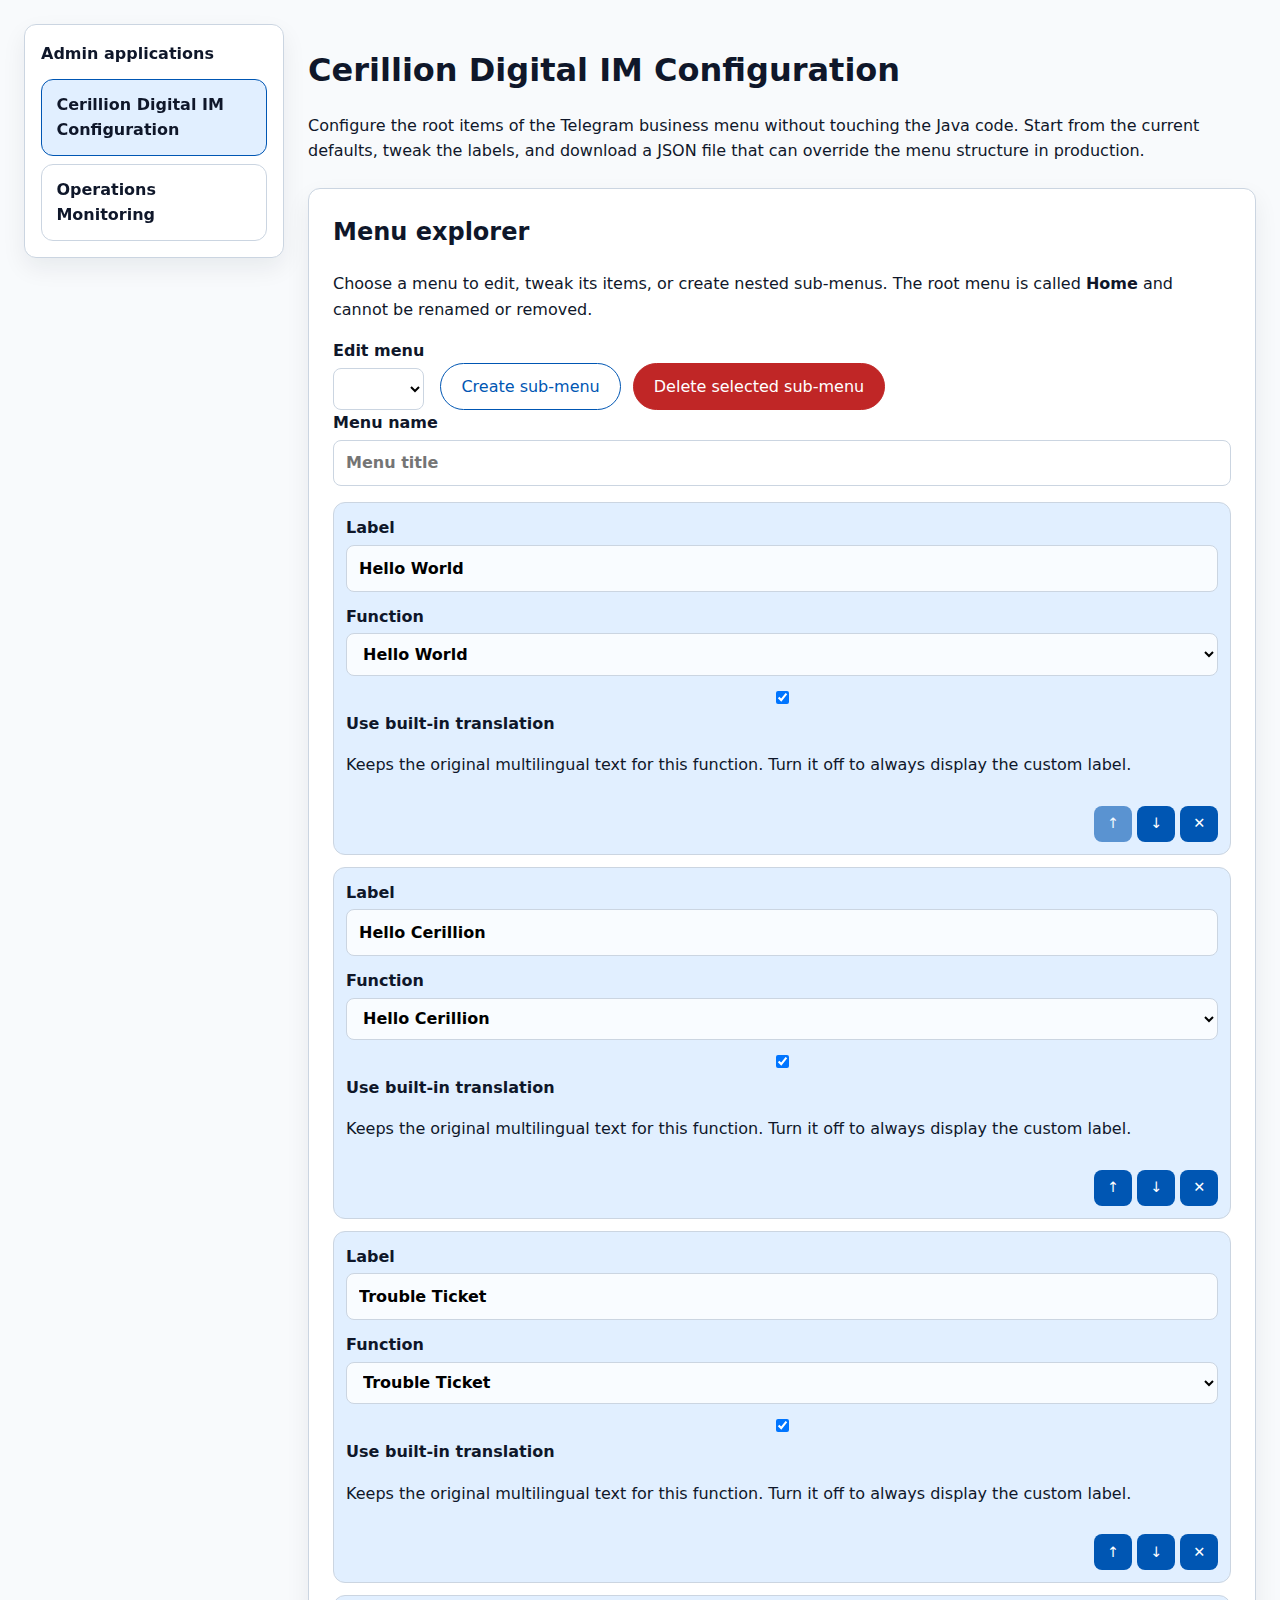
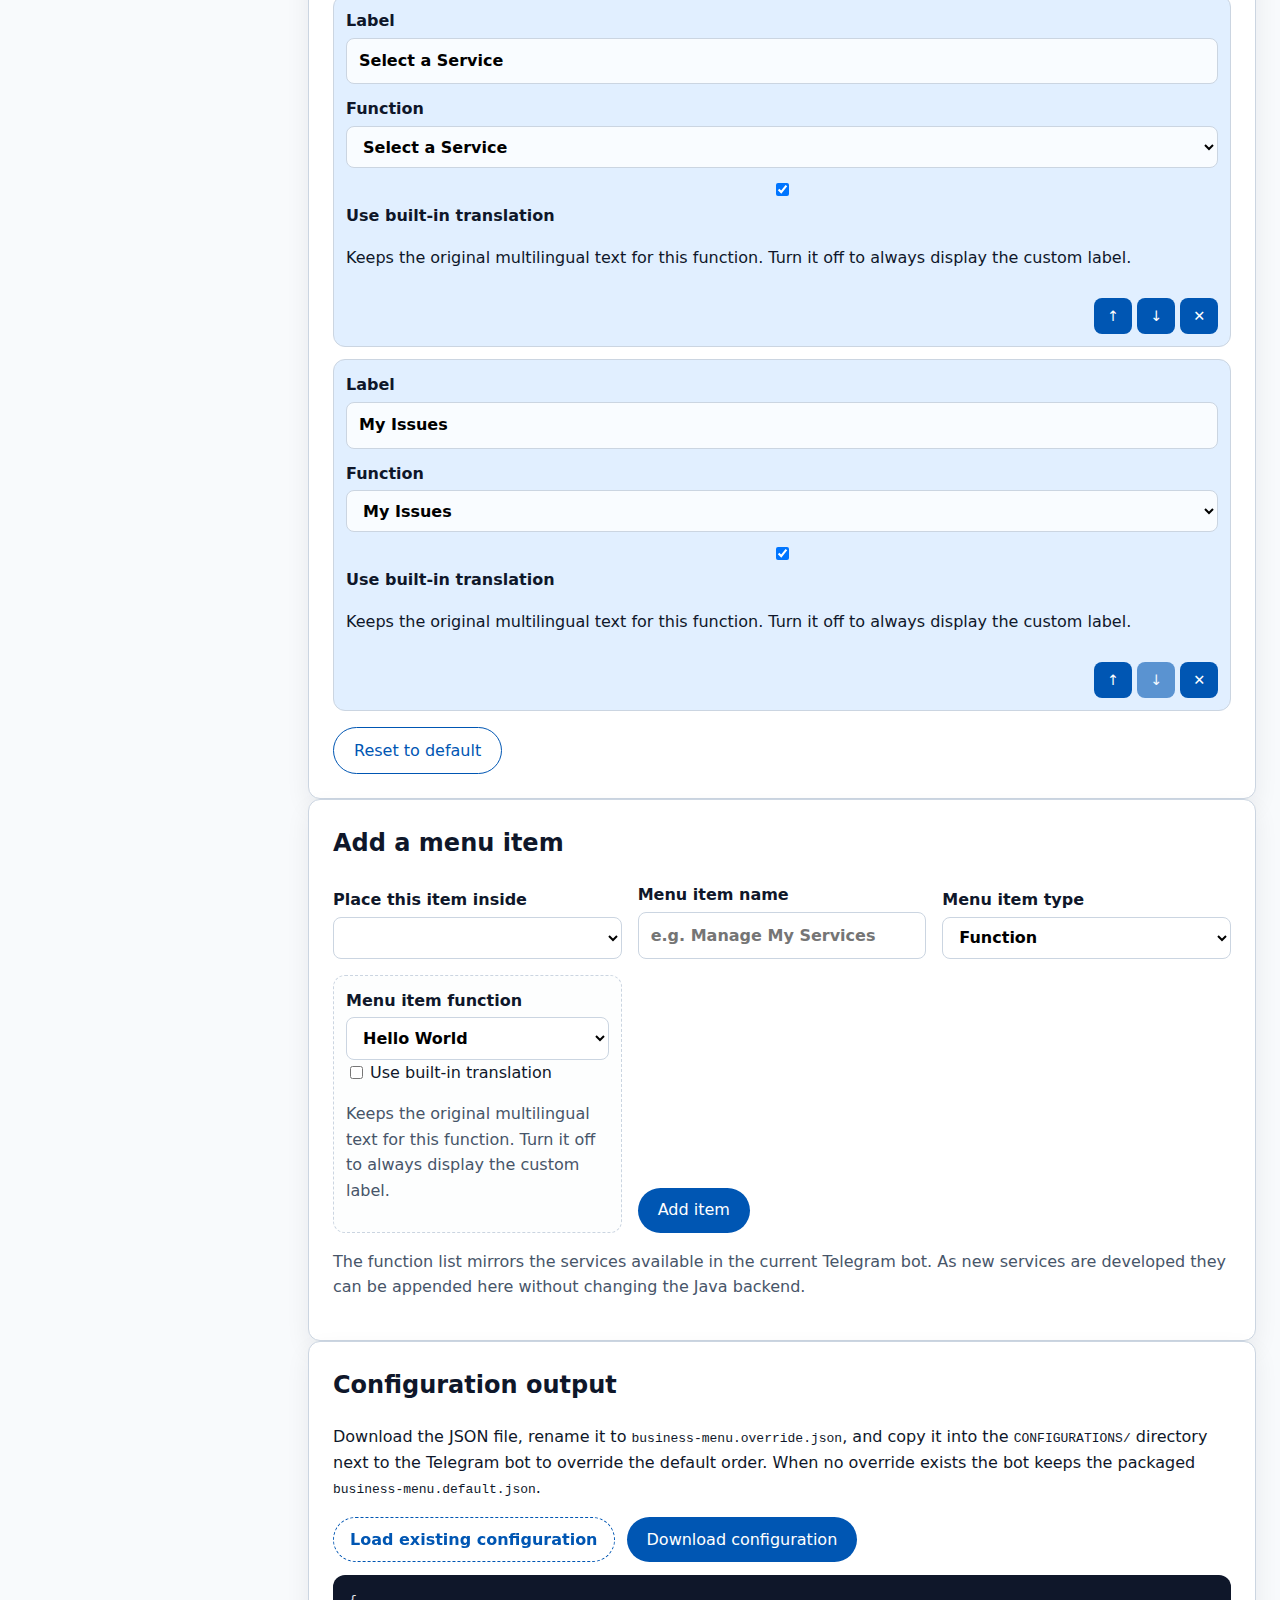
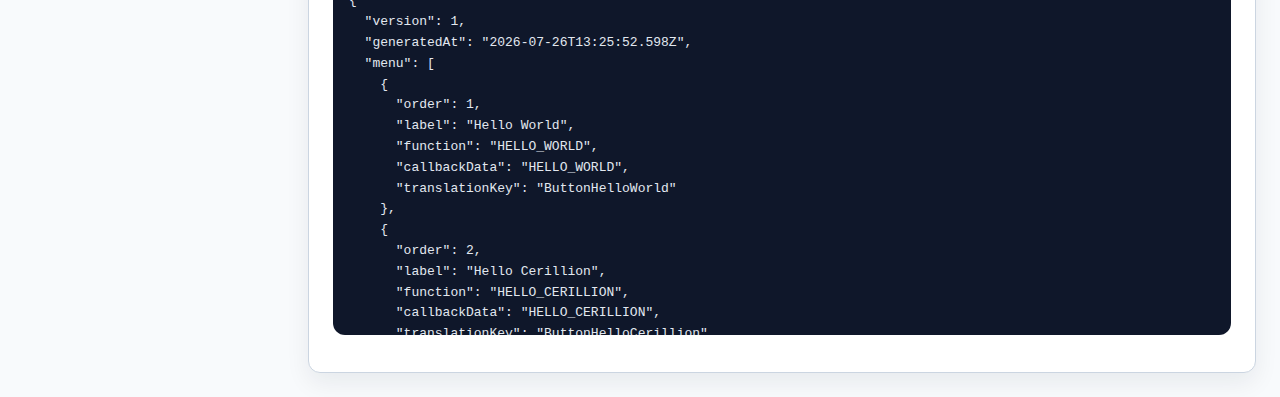
<file: menu-config/index.html>
<!DOCTYPE html>
<html lang="en">
<head>
    <meta charset="UTF-8" />
    <meta name="viewport" content="width=device-width, initial-scale=1.0" />
    <title>Cerillion Digital IM Configuration</title>
    <link rel="stylesheet" href="styles.css" />
</head>
<body>
<div class="app-shell">
    <aside class="sidebar" aria-label="Application navigation">
        <div class="sidebar__title">Admin applications</div>
        <nav class="sidebar__nav">
            <button id="navMenuConfig" class="sidebar__link active" type="button">Cerillion Digital IM Configuration</button>
            <button id="navOperationsMonitoring" class="sidebar__link" type="button">Operations Monitoring</button>
        </nav>
    </aside>

    <div class="content">
        <header>
            <h1>Cerillion Digital IM Configuration</h1>
            <p>
                Configure the root items of the Telegram business menu without touching the Java code. Start from the
                current defaults, tweak the labels, and download a JSON file that can override the menu structure in
                production.
            </p>
        </header>
        <main>
            <section id="menuConfigurationPanel">
                <section class="panel">
                    <h2>Menu explorer</h2>
                    <p>
                        Choose a menu to edit, tweak its items, or create nested sub-menus. The root menu is called
                        <strong>Home</strong> and cannot be renamed or removed.
                    </p>
                    <div class="menu-toolbar">
                        <label>
                            Edit menu
                            <select id="menuSelect"></select>
                        </label>
                        <div class="menu-toolbar-actions">
                            <button id="createMenuButton" type="button" class="secondary">Create sub-menu</button>
                            <button id="deleteMenuButton" type="button" class="danger">Delete selected sub-menu</button>
                        </div>
                    </div>
                    <label>
                        Menu name
                        <input id="menuNameEditor" type="text" placeholder="Menu title" />
                    </label>
                    <div id="menuContainer" class="menu-list" aria-live="polite"></div>
                    <div class="panel-actions">
                        <button id="resetButton" type="button" class="secondary">Reset to default</button>
                    </div>
                </section>

                <section class="panel">
                    <h2>Add a menu item</h2>
                    <form id="addItemForm" autocomplete="off">
                        <label>
                            Place this item inside
                            <select id="parentMenuSelect" required></select>
                        </label>
                        <label>
                            Menu item name
                            <input id="itemLabelInput" name="label" type="text" placeholder="e.g. Manage My Services" required />
                        </label>
                        <label>
                            Menu item type
                            <select id="itemTypeSelect" required>
                                <option value="function">Function</option>
                                <option value="submenu">Sub-menu</option>
                            </select>
                        </label>
                        <div id="functionFields" class="conditional-field">
                            <label>
                                Menu item function
                                <select id="menuFunctionSelect" name="function"></select>
                            </label>
                            <label class="checkbox">
                                <input type="checkbox" id="useTranslationInput" />
                                <span>Use built-in translation</span>
                            </label>
                            <p class="hint">
                                Keeps the original multilingual text for this function. Turn it off to always display the custom label.
                            </p>
                        </div>
                        <div id="submenuFields" class="conditional-field hidden">
                            <label>
                                Target sub-menu
                                <select id="submenuSelect"></select>
                            </label>
                            <button id="inlineCreateSubmenu" type="button" class="secondary">Create new sub-menu</button>
                            <p class="hint">
                                Sub-menus can be nested infinitely. When you delete a sub-menu, all of its child items and menus are removed.
                            </p>
                        </div>
                        <button type="submit">Add item</button>
                    </form>
                    <p class="hint">
                        The function list mirrors the services available in the current Telegram bot. As new services are developed they can
                        be appended here without changing the Java backend.
                    </p>
                </section>

                <section class="panel">
                    <h2>Configuration output</h2>
                    <p>
                        Download the JSON file, rename it to
                        <code>business-menu.override.json</code>, and copy it into the
                        <code>CONFIGURATIONS/</code> directory next to the Telegram bot to
                        override the default order. When no override exists the bot keeps the packaged
                        <code>business-menu.default.json</code>.
                    </p>
                    <div class="panel-actions">
                        <label class="file-input">
                            <span>Load existing configuration</span>
                            <input type="file" id="importInput" accept="application/json" />
                        </label>
                        <button id="downloadButton" type="button">Download configuration</button>
                    </div>
                    <pre id="preview" class="preview" aria-live="polite"></pre>
                </section>
            </section>

            <section id="operationsMonitoringPanel" class="hidden">
                <section class="panel">
                    <h2>Operations Monitoring</h2>
                    <p>
                        Track live chat sessions and sign-in activity in near real time. The lists refresh automatically while preserving the familiar
                        Cerillion Digital IM look and feel.
                    </p>
                    <div class="monitoring-grid">
                        <div class="monitoring-card">
                            <div class="monitoring-card__header">
                                <div>
                                    <h3>Ongoing sessions</h3>
                                    <p class="hint">Live conversations currently in progress.</p>
                                </div>
                                <span class="pill pill--live" aria-label="Live sessions">Live</span>
                            </div>
                            <div class="list-header">
                                <span>Channel</span>
                                <span>Chat ID / Session ID</span>
                                <span>Login status &amp; username</span>
                                <span>Session start date</span>
                                <span>Session start time</span>
                            </div>
                            <div id="liveSessions" class="session-list scrollable-list" aria-live="polite"></div>
                        </div>

                        <div class="monitoring-card">
                            <div class="monitoring-card__header">
                                <div>
                                    <h3>Recent history</h3>
                                    <p class="hint">Completed sessions move here automatically.</p>
                                </div>
                                <span class="pill">History</span>
                            </div>
                            <div class="list-header">
                                <span>Channel</span>
                                <span>Chat ID / Session ID</span>
                                <span>Login status &amp; username</span>
                                <span>Session start date</span>
                                <span>Session start time</span>
                            </div>
                            <div id="sessionHistory" class="session-list scrollable-list" aria-live="polite"></div>
                        </div>
                    </div>
                </section>
            </section>
        </main>
    </div>
</div>
<script src="app.js"></script>
</body>
</html>
</file>
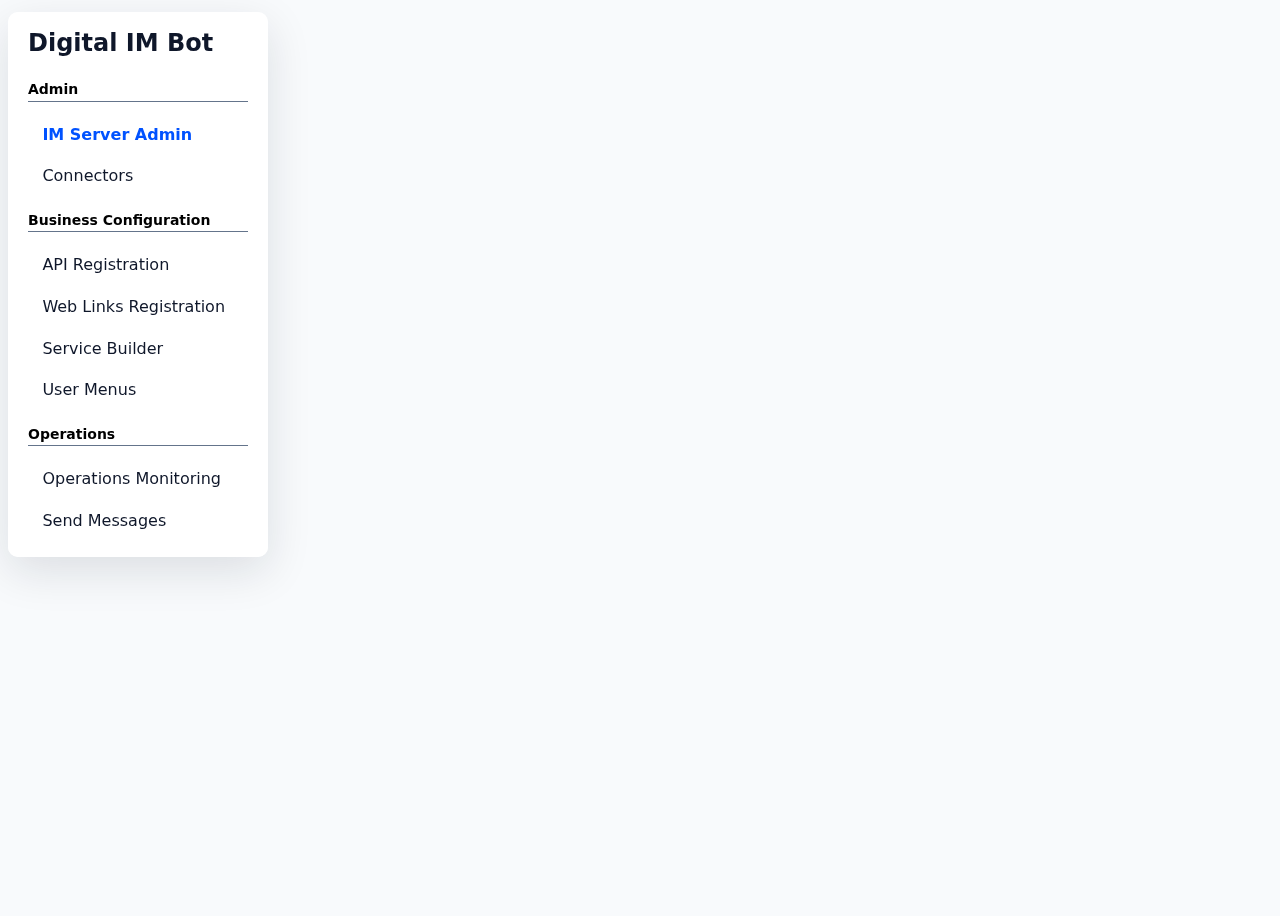
<file: src/main/resources/public/index.html>
<!DOCTYPE html>
<html lang="en">
  <head>
    <meta charset="UTF-8" />
    <meta name="viewport" content="width=device-width, initial-scale=1.0" />
    <!-- <meta name="operations-api-base" content="YOUR_SERVER_PUBLIC_URL" /> -->
    <meta name="operations-api-base" content="http://localhost:8080" />
    <!-- <meta name="admin-api-base" content="YOUR_SERVER_PUBLIC_URL" /> -->
    <title>Cerillion Digital IM</title>
    <link rel="stylesheet" href="styles.css" />
  </head>
  <body>
    <div class="app-shell">
      <aside class="sidebar" aria-label="Application navigation">
        <!-- <img
          src="Cerillion-blue.jpg"
          alt="Cerillion Logo"
          class="sidebar-logo"
        /> -->

        <div class="sidebar-title">Digital IM Bot</div>
        <nav class="sidebar__nav">
          <div class="side-menu-divider">Admin</div>
          <button
            id="navImServerAdmin"
            class="sidebar__link active"
            type="button"
          >
            IM Server Admin
          </button>
          <button id="navConnectors" class="sidebar__link" type="button">
            Connectors
          </button>
          <div class="side-menu-divider">Business Configuration</div>
          <button id="navApiRegistration" class="sidebar__link" type="button">
            API Registration
          </button>
          <button id="navWeblinks" class="sidebar__link" type="button">
            Web Links Registration
          </button>
          <button id="navServiceBuilder" class="sidebar__link" type="button">
            Service Builder
          </button>
          <button id="navMenuConfig" class="sidebar__link" type="button">
            User Menus
          </button>
          <div class="side-menu-divider">Operations</div>
          <button
            id="navOperationsMonitoring"
            class="sidebar__link"
            type="button"
          >
            Operations Monitoring
          </button>
          <button id="navSendMessages" class="sidebar__link" type="button">
            Send Messages
          </button>
        </nav>
      </aside>

      <div class="content">
        <main>
          <section id="apiRegistryPanel" class="content-dashboard content-dashboard--wide hidden hidden">
            <div class="content-dashboard-section content-dashboard-title">
              <div class="content-title">API Registration</div>
               <div class="content-subtitle">Manage API endpoints </div>
               <div class="content-selection">
                  <button id="addApiButton" class="button" type="button">Add API</button>
              </div>
            </div>

            <div class="content-dashboard">
            
              <div id="apiForm" class="content-dashboard-section card hidden">
                          <div class="content-section-title">New API</div>
                
                <form autocomplete="off">
                <div class="two-col-grid">
                  <label>
                    API name
                    <input id="apiNameInput" type="text" required placeholder="API-name" />
                  </label>
                  <label>
                    API URL
                    <input
                      id="apiUrlInput"
                      type="text"
                      required
                      placeholder="API endpoint URL"
                    />
                  </label>
                </div>
                <div class="toolbar toolbar--end">
                  <button id="saveApiButton" type="submit">Save</button>
                  <button id="cancelApiButton" type="button" class="secondary">Cancel</button>
                </div>
                </form>
                

              </div>



              <div class="content-dashboard-section content-dashboard-title">
                <div class="content-section-title">Registered API</div>



                                <p id="apiRegistryStatus" class="hint" aria-live="polite"></p>
                <div id="apiList" class="content-list"></div>
              </div>
              </div>
        

          </section>

          <section id="weblinksPanel" class="content-dashboard content-dashboard--wide hidden hidden">
  
              <div class="content-dashboard-section content-dashboard-title">
                <div class="content-title">Web Links Registration</div>
                <div class="content-subtitle">Manage web links and impersonation</div>
                              <div class="content-selection">
                <button id="addWeblinkButton" type="button" class="button">
                  Add Weblink
                </button>
              </div>
              </div>

              <div id="weblinksAddForm" class="content-dashboard-section card hidden">
                <div class="content-section-title">New Weblink</div>
              <form autocomplete="off">
                <div class="two-col-grid">
                  <label>
                    Web link  name
                    <input
                      id="weblinkNameInput"
                      type="text"
                      placeholder="Web link name"
                      required
                    />
                  </label>
                  <label>
                    Web link URL
                    <input
                      id="weblinkUrlInput"
                      type="text"
                      placeholder="https://weblink.example.com"
                      required
                    />
                  </label>
                                  <label>
                  Context
                  <select id="weblinkContextInput">
                    <option value="noContext">None</option>
                    <option value="account">Account</option>
                    <option value="service">Service</option>
                  </select>
                </label>

                </div>
                                <label class="checkbox">
                  <input id="weblinkAuthInput" type="checkbox" />
                  <span>Authenticated user link</span>
                </label>

                <div class="toolbar toolbar--end">
                  <button id="confirmWeblinkButton" type="submit">Save</button>
                  <button
                    id="cancelWeblinkButton"
                    type="button"
                    class="secondary"
                  >
                    Cancel
                  </button>
                </div>
              </form>

              </div>



              <!-- <p class="hint">
                If <code>weblinks-local.yml</code> is not present, the example
                configuration is loaded instead. Edit entries below or download
                the generated file for deployment.
              </p> -->

<div class="content-dashboard-section content-dashboard-title">
                <div class="content-section-title">Registered Weblinks</div>



                


              <div id="weblinksList" class="content-list"></div>
</div>
              <div class="monitoring-config config-viewer__header">
                <div>
                  <div class="hint">Configuration source</div>
                  <div id="weblinksFileName" class="config-viewer__filename">
                    Loading...
                  </div>
                </div>

                <div id="weblinksStatus" class="content-list"></div>
              </div>



              <!-- <div class="connector-preview">
                <div class="connector-preview__header">
                  <div class="hint">Generated weblinks-local.yml</div>
                </div>
                <pre
                  id="weblinksPreview"
                  class="preview config-preview"
                  aria-live="polite"
                ></pre>
              </div>

              <div class="download-actions">
                <button
                  id="weblinksDownloadButton"
                  type="button"
                  class="secondary"
                >
                  Download weblinks-local.yml
                </button>
              </div> -->
            
          </section>


          <section id="serviceBuilderPanel" class="content-dashboard content-dashboard--wide hidden hidden">
            <div class="content-dashboard-section content-dashboard-title">
              <div class="content-title">Service Builder</div>
              <div class="content-subtitle">Configure services backed by registered APIs </div>
               <div class="content-selection">
                                 <button id="addServiceButton" class="button" type="button">
                  Add Service
                </button>
              </div>

            </div>
            <div class="content-dashboard">
              <div id="serviceForm" class="content-dashboard-section card hidden">

                <div class="content-section-title">New Service</div>
                <form autocomplete="off">
                  <div class="service-form__stack">
                    <div class="service-form__row">
                      <label class="form-field">
                        Service Name
                        <input
                          id="serviceNameInput"
                          type="text"
                          required
                        />
                      </label>
                      <label class="form-field">
                        API Name
                        <select id="serviceApiSelect" required></select>
                      </label>
                      <label class="form-field">
                        Service Type
                        <select id="serviceResponseTemplate">
                          <option value="EXISTING">Existing</option>
                          <option value="JSON">JSON</option>
                          <option value="MESSAGE">Message</option>
                          <option value="CARD">List of Objects</option>
                        </select>
                      </label>
                    </div>

                    <div class="service-form__context">
                      <div class="service-context-row">
                        <label class="form-field">
                          Account Context
                          <input
                            id="serviceAccountContextField"
                            type="text"
                          />
                        </label>
                        <p class="hint">Adds <code>field=value</code> with the selected account when present.</p>
                      </div>
                      <div class="service-context-row">
                        <label class="form-field">
                          Service Context
                          <input
                            id="serviceServiceContextField"
                            type="text"
                          />
                        </label>
                        <p class="hint">Adds <code>field=value</code> with the selected service when present.</p>
                      </div>
                      <div class="service-context-row">
                        <label class="form-field">
                          Object Context
                          <input
                            id="serviceObjectContextField"
                            type="text"
                          />
                        </label>
                        <p class="hint">Adds <code>field=value</code> with the selected object (from outputs) when present.</p>
                      </div>
                    </div>

                    <div class="service-form__field">
                      <label for="serviceQueryParamsInput">Query Parameters</label>
                      <textarea
                        id="serviceQueryParamsInput"
                        class="service-query-textarea"
                        rows="5"
                      ></textarea>
                    </div>

                    <div class="service-form__outputs">
                      <div class="service-form__outputs-header">
                        <div>Output field / Label</div>
                        <button id="addOutputFieldButton" class="secondary" type="button">Add field</button>
                      </div>
                      <div id="outputFieldsContainer" class="output-fields"></div>
                      <div class="service-form__outputs-footer">
                        <button id="addOutputFieldButtonSecondary" class="secondary" type="button">
                          Add another output
                        </button>
                      </div>
                      <p class="hint">
                        Mark one output as <strong>Object Context</strong> to reuse its value later. Output values are
                        still combined for query parameters when calling your APIs.
                      </p>
                    </div>
                  </div>
                  <div class="toolbar toolbar--end">
                    <button id="saveServiceButton" type="submit">Save changes</button>
                    <button id="cancelServiceButton" class="secondary" type="button">
                      Cancel
                    </button>
                  </div>
                </form>
              </div>

              <div class="content-dashboard-section content-dashboard-title">
                <div class="content-section-title">Registered Services</div>
                <p id="serviceBuilderStatus" class="hint" aria-live="polite"></p>
                <div id="serviceList" class="content-list"></div>
              </div>
            </div>
          </section>

          <section id="menuConfigurationPanel" class="content-dashboard content-dashboard--wide hidden hidden">
            
            <div class="content-dashboard-section content-dashboard-title">
              <div class="content-title">User Menus</div>
              <div class="content-subtitle">Configure user menus and associate menu items to Service Functions</div>
              <div class="content-selection">
                <select id="menuTypeSelect">
                  <option value="login">Login Menu Config</option>
                  <option value="business">Business Menu Config</option>
                </select>
              </div>
            </div>
            

              <div class="menu-toolbar">
                <label>
                  Edit menu
                  <select id="menuSelect"></select>
                </label>
                <div class="menu-toolbar-actions">
                  <button id="createMenuButton" type="button" class="secondary">
                    Create sub-menu
                  </button>
                  <button id="deleteMenuButton" type="button" class="danger">
                    Delete selected sub-menu
                  </button>
                </div>
              </div>
              <label>
                Menu name
                <input
                  id="menuNameEditor"
                  type="text"
                  placeholder="Menu title"
                />
              </label>
              <div
                id="menuContainer"
                class="menu-list"
                aria-live="polite"
              ></div>
              <div class="panel-actions">
                <button id="resetButton" type="button" class="secondary">
                  Reset to default
                </button>
              </div>
            

            <section class="panel">
              <h2>Add a menu item</h2>
              <form id="addItemForm" autocomplete="off">
                <label>
                  Place this item inside
                  <select id="parentMenuSelect" required></select>
                </label>
                <label>
                  Menu item name
                  <input
                    id="itemLabelInput"
                    name="label"
                    type="text"
                    placeholder="e.g. Manage My Services"
                    required
                  />
                </label>
                <label>
                  Menu item type
                  <select id="itemTypeSelect" required>
                    <option value="function">Function</option>
                    <option value="function-menu">
                      Menu item with function
                    </option>
                    <option value="submenu">Sub-menu</option>
                    <option value="weblink">Web link</option>
                  </select>
                </label>
                <div id="functionFields" class="conditional-field">
                  <label>
                    Menu item function
                    <select id="menuFunctionSelect" name="function"></select>
                  </label>
                  <label class="checkbox">
                    <input type="checkbox" id="useTranslationInput" checked />
                    <span>Use built-in translation</span>
                  </label>
                  <p class="hint">
                    Keeps the original multilingual text for this function. Turn
                    it off to always display the custom label.
                  </p>
                </div>
                <div id="submenuFields" class="conditional-field hidden">
                  <label>
                    Target sub-menu
                    <select id="submenuSelect"></select>
                  </label>
                  <button
                    id="inlineCreateSubmenu"
                    type="button"
                    class="secondary"
                  >
                    Create new sub-menu
                  </button>
                  <p class="hint">
                    Sub-menus can be nested infinitely. When you delete a
                    sub-menu, all of its child items and menus are removed.
                  </p>
                </div>
                <div id="weblinkFields" class="conditional-field hidden">
                  <label>
                    Web link
                    <select id="menuWeblinkSelect"></select>
                  </label>
                  <p class="hint">
                    Opens the configured URL on the user's device. Authenticated
                    links append the current <code>exchangeId</code> when
                    available.
                  </p>
                </div>
                <button type="submit">Add item</button>
              </form>
              <p class="hint">
                The function list mirrors the services available in the current
                Telegram bot. As new services are developed they can be appended
                here without changing the Java backend.
              </p>
            </section>

            <section class="panel">
              <h2>Configuration output</h2>
              <p>
                Download the JSON file, rename it to
                <code>IM-menus.override.json</code>, and copy it into the
                <code>CONFIGURATIONS/</code> directory next to the Telegram bot
                to override the default order. When no override exists the bot
                keeps the packaged <code>IM-menus.default.json</code>.
              </p>
              <div class="panel-actions">
                <label class="file-input">
                  <span>Load existing configuration</span>
                  <input
                    type="file"
                    id="importInput"
                    accept="application/json"
                  />
                </label>
                <button id="downloadButton" class="secondary" type="button">
                  Download configuration
                </button>
              </div>
              <pre id="preview" class="preview" aria-live="polite"></pre>
            </section>
          </section>

          
            <section id="operationsMonitoringPanel" class="content-dashboard content-dashboard--wide hidden hidden">
 
              <div class="content-dashboard-section content-dashboard-title">
                <div class="content-title">Operations Monitoring</div>
                <div class="content-subtitle">Track live chat sessions</div>
              </div>




              <div class="content-form">
                <div class="monitoring-card">
                  <div class="monitoring-card__header">
                    <div>
                      <h3>Ongoing sessions</h3>
                    </div>
                    <span class="pill pill--live" aria-label="Live sessions"
                      >Live</span
                    >
                  </div>

                  <div
                    id="liveSessions"
                    class="session-list scrollable-list"
                    aria-live="polite"
                  ></div>
                </div>

                <div class="monitoring-card">
                  <div class="monitoring-card__header">
                    <div>
                      <h3>History</h3>
                    </div>
                    <span class="pill">History</span>
                  </div>

                  <div
                    id="sessionHistory"
                    class="session-list scrollable-list"
                    aria-live="polite"
                  ></div>
                </div>
              </div>
            </section>
          

          
          <section
            id="sendMessagesPanel"
            class="content-dashboard content-dashboard--wide hidden">

            <div class="content-dashboard-section content-dashboard-title">
          
            <div class="content-title">Send Messages</div>
            <div class="content-subtitle">
              Deliver notifications to opted-in users.<br>
              Users must grant consent from their chat session before any
              outbound message is sent.
            </div>
            </div>
            <!-- <div class="monitoring-config">
                <label>
                  Notifications API base URL
                  <input
                    id="notificationApiBase"
                    type="text"
                    value="YOUR_SERVER_PUBLIC_URL"
                    readonly
                  />
                </label>
                <p class="hint">
                  Populated from the <code>public-base-url</code> application
                  property. Copy this value when hosting the UI separately so
                  the <code>/notifications</code> endpoint can be reached.
                </p>
              </div> -->
              <div class="content-dashboard-section">
            <div class="content-form" id="sendMessageForm">
              <div class="content-section-title">Notification Form</div>
              <form id="sendMessageForm" class="" autocomplete="off">
                <div class="content-form-selection">
                  <div class="content-form-field">
                    <span class="content-form-label">Channel</span>
                    <select
                      id="notificationChannel"
                      class="content-form-input"
                      required
                    >
                      <option value="telegram">Telegram</option>
                      <option value="whatsapp">WhatsApp</option>
                    </select>
                  </div>

                  <div class="content-form-field">
                    <span class="content-form-label"
                      >Chat ID / Phone Number</span
                    >
                    <input
                      id="notificationChatId"
                      type="text"
                      class="content-form-input"
                      placeholder="e.g. 123456789"
                      required
                    />
                  </div>
                </div>

                <div class="content-form-field content-form-message">
                  <span class="content-form-label">Message</span>
                  <textarea
                    id="notificationMessage"
                    class="content-form-input content-form-textarea"
                    placeholder="Type the notification to send"
                    required
                  ></textarea>
                </div>
                </div>

                <div class="panel-actions">
                  <button type="submit">Send notification</button>
                </div>
              </form>

              <div
                id="notificationResult"
                class="notification-result hidden"
                aria-live="polite"
              ></div>
            </div>
          </section>

          <section id="connectorsPanel" class="content-dashboard content-dashboard--wide hidden hidden">
            <div class="content-dashboard-section content-dashboard-title">
              <div class="content-title">Connectors</div>
              <div class="content-subtitle">
                Manage channel availability flags and individual connector settings.
              </div>
              <div
                class="tabs"
                role="tablist"
                aria-label="Connector configuration"
              >
                <button
                  class="tab active"
                  data-connectors-tab="general"
                  type="button"
                >
                  General
                </button>
                <button
                  class="tab"
                  data-connectors-tab="telegram"
                  type="button"
                >
                  Telegram
                </button>
                <button
                  class="tab"
                  data-connectors-tab="whatsapp"
                  type="button"
                >
                  WhatsApp
                </button>
                <button
                  class="tab"
                  data-connectors-tab="messenger"
                  type="button"
                >
                  Messenger
                </button>
              </div>
            </div>

            <div
              class="connector-tab connector-tab--active content-dashboard-section"
              data-connectors-tab-panel="general"
            >
              <div class="content-section-title">General Connector Settings</div>
              <div class="monitoring-config config-viewer__header">
                <div>
                  <div class="hint">Configuration source</div>
                  <div
                    id="connectorsFileName"
                    class="config-viewer__filename"
                  >
                    Loading...
                  </div>
                </div>
                <div class="panel-actions">
                  <button
                    id="connectorsReloadButton"
                    type="button"
                    class="secondary"
                  >
                    Reload from file
                  </button>
                </div>
                <div id="connectorsStatus" class="hint"></div>
              </div>
              <p class="hint">
                Use the switches to enable or disable each messaging channel.
                Changes are reflected below and can be downloaded as
                <code>connectors-local.yml</code>.
              </p>
              <div class="switch-grid">
                <div class="switch-tile">
                  <div class="switch-text">
                    <div class="switch-label">Telegram</div>
                    <div class="switch-subtitle">
                      Toggle the Telegram connector availability.
                    </div>
                  </div>
                  <label class="switch">
                    <input type="checkbox" id="telegramConnectorToggle" />
                    <span class="switch-slider" aria-hidden="true"></span>
                    <span class="switch-value">On</span>
                  </label>
                </div>
                <div class="switch-tile">
                  <div class="switch-text">
                    <div class="switch-label">WhatsApp</div>
                    <div class="switch-subtitle">
                      Toggle the WhatsApp connector availability.
                    </div>
                  </div>
                  <label class="switch">
                    <input type="checkbox" id="whatsappConnectorToggle" />
                    <span class="switch-slider" aria-hidden="true"></span>
                    <span class="switch-value">On</span>
                  </label>
                </div>
                <div class="switch-tile">
                  <div class="switch-text">
                    <div class="switch-label">Messenger</div>
                    <div class="switch-subtitle">
                      Toggle the Messenger connector availability.
                    </div>
                  </div>
                  <label class="switch">
                    <input type="checkbox" id="messengerConnectorToggle" />
                    <span class="switch-slider" aria-hidden="true"></span>
                    <span class="switch-value">On</span>
                  </label>
                </div>
              </div>
              <div class="config-editor">
                <div id="connectorsConfigTree" class="config-tree"></div>
              </div>
              <div class="connector-preview">
                <div class="connector-preview__header">
                  <div class="hint">Generated connectors-local.yml</div>
                </div>
                <pre
                  id="connectorsPreview"
                  class="preview config-preview"
                  aria-live="polite"
                ></pre>
              </div>
              <div class="download-actions">
                <button
                  id="connectorsDownloadButton"
                  type="button"
                  class="secondary"
                >
                  Download connectors-local.yml
                </button>
              </div>
            </div>

            <div class="connector-tab content-dashboard-section" data-connectors-tab-panel="telegram">
              <div class="content-section-title">Telegram Configuration Settings</div>
              <div class="connector-tab__header">
                <div>
                  <div class="switch-label">Telegram configuration</div>
                  <div id="telegramConfigStatus" class="hint"></div>
                </div>
                <div class="panel-actions">
                  <button
                    id="telegramReloadButton"
                    type="button"
                    class="secondary"
                  >
                    Reload from file
                  </button>
                </div>
              </div>
              <div
                id="telegramDisabledMessage"
                class="empty-state hidden"
                aria-live="polite"
              >
                Telegram is disabled in your configuration.
              </div>
              <div class="config-editor">
                <div
                  id="telegramConfigTree"
                  class="config-tree"
                  aria-label="telegram-local.yml editor"
                ></div>
              </div>
              <div class="connector-preview">
                <div class="connector-preview__header">
                  <div class="hint">Generated telegram-local.yml</div>
                </div>
                <pre
                  id="telegramPreview"
                  class="preview config-preview"
                  aria-live="polite"
                ></pre>
              </div>
              <div class="download-actions">
                <button
                  id="telegramDownloadButton"
                  type="button"
                  class="secondary"
                >
                  Download telegram-local.yml
                </button>
              </div>
            </div>

            <div class="connector-tab content-dashboard-section" data-connectors-tab-panel="whatsapp">
              <div class="content-section-title">WhatsApp Configuration Settings</div>
              <div class="connector-tab__header">
                <div>
                  <div class="switch-label">WhatsApp configuration</div>
                  <div id="whatsappConfigStatus" class="hint"></div>
                </div>
                <div class="panel-actions">
                  <button
                    id="whatsappReloadButton"
                    type="button"
                    class="secondary"
                  >
                    Reload from file
                  </button>
                </div>
              </div>
              <div
                id="whatsappDisabledMessage"
                class="empty-state hidden"
                aria-live="polite"
              >
                WhatsApp is disabled in your configuration.
              </div>
              <div class="config-editor">
                <div
                  id="whatsappConfigTree"
                  class="config-tree"
                  aria-label="whatsapp-local.yml editor"
                ></div>
              </div>
              <div class="connector-preview">
                <div class="connector-preview__header">
                  <div class="hint">Generated whatsapp-local.yml</div>
                </div>
                <pre
                  id="whatsappPreview"
                  class="preview config-preview"
                  aria-live="polite"
                ></pre>
              </div>
              <div class="download-actions">
                <button
                  id="whatsappDownloadButton"
                  type="button"
                  class="secondary"
                >
                  Download whatsapp-local.yml
                </button>
              </div>
            </div>

            <div class="connector-tab content-dashboard-section" data-connectors-tab-panel="messenger">
              <div class="content-section-title">Messenger Configuration Settings</div>
              <div class="connector-tab__header">
                <div>
                  <div class="switch-label">Messenger configuration</div>
                  <div id="messengerConfigStatus" class="hint"></div>
                </div>
                <div class="panel-actions">
                  <button
                    id="messengerReloadButton"
                    type="button"
                    class="secondary"
                  >
                    Reload from file
                  </button>
                </div>
              </div>
              <div
                id="messengerDisabledMessage"
                class="empty-state hidden"
                aria-live="polite"
              >
                Messenger is disabled in your configuration.
              </div>
              <div class="config-editor">
                <div
                  id="messengerConfigTree"
                  class="config-tree"
                  aria-label="messenger-local.yml editor"
                ></div>
              </div>
              <div class="connector-preview">
                <div class="connector-preview__header">
                  <div class="hint">Generated messenger-local.yml</div>
                </div>
                <pre
                  id="messengerPreview"
                  class="preview config-preview"
                  aria-live="polite"
                ></pre>
              </div>
              <div class="download-actions">
                <button
                  id="messengerDownloadButton"
                  type="button"
                  class="secondary"
                >
                  Download messenger-local.yml
                </button>
              </div>
            </div>
          </section>

          <section id="imServerAdminPanel" class="content-dashboard content-dashboard--wide hidden hidden">
            <div class="content-dashboard-section content-dashboard-title">
              <div class="content-title">IM Server Admin</div>
              <div class="content-subtitle">
                Review the active configuration that drives the Cerillion Digital IM Server.
              </div>
            </div>
            <div class="content-dashboard-section">
              <div class="content-section-title">Configuration Settings</div>
              <div class="monitoring-config config-viewer__header">
                <div>
                  <div class="hint">Configuration source</div>
                  <div id="configFileName" class="config-viewer__filename">
                    Loading...
                  </div>
                </div>
                <div class="panel-actions">
                  <button
                    id="refreshConfigButton"
                    type="button"
                    class="secondary"
                  >
                    Reload configuration
                  </button>
                </div>
              </div>
              <div id="configStatus" class="hint"></div>
              <p class="hint">
                Values are editable for review purposes only. Future updates
                will allow saving the file back to the server.
              </p>
              <div class="config-editor">
                <div
                  id="configEmptyState"
                  class="config-empty hidden"
                  aria-live="polite"
                >
                  Configuration entries are not available.
                </div>
                <div
                  id="configTree"
                  class="config-tree"
                  aria-live="polite"
                ></div>
              </div>
              <details class="config-raw">
                <summary>Show raw configuration</summary>
                <pre
                  id="imConfigContent"
                  class="preview config-preview"
                  aria-live="polite"
                ></pre>
              </details>
            </div>
          </section>
        </main>
      </div>
    </div>
    <button id="saveOverlayButton" class="floating-save hidden" type="button">Publish</button>
    <script src="app.js"></script>
  </body>
</html>
</file>
<file: menu-config/styles.css>
:root {
    color-scheme: light dark;
    --accent: #0056b3;
    --accent-light: #e1efff;
    --border: #cbd5e1;
    --bg: #f8fafc;
}

* {
    box-sizing: border-box;
}

body {
    font-family: "Inter", system-ui, -apple-system, BlinkMacSystemFont, "Segoe UI", sans-serif;
    margin: 0;
    min-height: 100vh;
    background: var(--bg);
    color: #0f172a;
    line-height: 1.6;
    padding: 1.5rem;
}

.app-shell {
    display: grid;
    grid-template-columns: 260px 1fr;
    gap: 1.5rem;
    align-items: start;
}

.sidebar {
    background: #fff;
    border: 1px solid var(--border);
    border-radius: 12px;
    padding: 1rem;
    box-shadow: 0 10px 25px rgba(15, 23, 42, 0.07);
    position: sticky;
    top: 1.5rem;
}

.sidebar__title {
    font-weight: 700;
    margin-bottom: 0.75rem;
}

.sidebar__nav {
    display: flex;
    flex-direction: column;
    gap: 0.5rem;
}

.sidebar__link {
    text-align: left;
    width: 100%;
    background: #fff;
    color: #0f172a;
    border: 1px solid var(--border);
    border-radius: 0.75rem;
    padding: 0.75rem 0.9rem;
    font-weight: 600;
    transition: border-color 0.15s ease, box-shadow 0.15s ease, transform 0.15s ease;
}

.sidebar__link:hover {
    transform: translateY(-1px);
    border-color: var(--accent);
    box-shadow: 0 8px 20px rgba(0, 86, 179, 0.12);
}

.sidebar__link.active {
    background: var(--accent-light);
    border-color: var(--accent);
    color: #0f172a;
}

.content {
    max-width: 1366px;
}

header {
    margin: 0 0 1.5rem;
}

h1 {
    margin-bottom: 0.5rem;
}

main {
    display: flex;
    flex-direction: column;
    gap: 1.5rem;
}

.panel {
    background: #fff;
    border-radius: 12px;
    padding: 1.5rem;
    box-shadow: 0 10px 25px rgba(15, 23, 42, 0.07);
    border: 1px solid var(--border);
}

.panel h2 {
    margin-top: 0;
}

.panel-actions {
    display: flex;
    flex-wrap: wrap;
    gap: 0.75rem;
    margin-top: 1rem;
}

.menu-toolbar {
    display: flex;
    flex-wrap: wrap;
    gap: 1rem;
    align-items: flex-end;
}

.menu-toolbar-actions {
    display: flex;
    gap: 0.75rem;
}

label {
    display: flex;
    flex-direction: column;
    font-weight: 600;
    gap: 0.25rem;
}

input[type="text"],
select,
button {
    font: inherit;
}

input[type="text"],
select {
    padding: 0.6rem 0.75rem;
    border: 1px solid var(--border);
    border-radius: 0.5rem;
    background: #fff;
}

button {
    background: var(--accent);
    color: #fff;
    padding: 0.6rem 1.25rem;
    border: none;
    border-radius: 999px;
    cursor: pointer;
    transition: transform 0.15s ease, box-shadow 0.15s ease;
}

button.secondary {
    background: #fff;
    color: var(--accent);
    border: 1px solid var(--accent);
}

button.danger {
    background: #c02626;
    border: 1px solid #c02626;
}

button:hover {
    transform: translateY(-1px);
    box-shadow: 0 8px 20px rgba(0, 86, 179, 0.2);
}

button:disabled {
    opacity: 0.6;
    cursor: not-allowed;
    box-shadow: none;
    transform: none;
}

.pill {
    display: inline-flex;
    align-items: center;
    gap: 0.35rem;
    padding: 0.35rem 0.7rem;
    border-radius: 999px;
    background: var(--accent-light);
    color: #0f172a;
    font-weight: 700;
    border: 1px solid var(--border);
}

.pill::before {
    content: "";
    width: 10px;
    height: 10px;
    border-radius: 50%;
    background: #0f172a;
}

.pill--live {
    border-color: #16a34a;
    background: #ecfdf3;
}

.pill--live::before {
    background: #16a34a;
}

#addItemForm {
    display: grid;
    grid-template-columns: repeat(auto-fit, minmax(220px, 1fr));
    gap: 1rem;
    align-items: end;
}

#addItemForm button[type="submit"] {
    justify-self: start;
}

.checkbox {
    flex-direction: row;
    align-items: center;
    font-weight: 500;
}

.hint {
    margin-top: 1rem;
    color: #475569;
}

.conditional-field {
    border: 1px dashed var(--border);
    border-radius: 0.75rem;
    padding: 0.75rem;
    background: #fdfefe;
}

.hidden {
    display: none;
}

.menu-list {
    display: flex;
    flex-direction: column;
    gap: 0.75rem;
    margin-top: 1rem;
}

.menu-item {
    display: flex;
    flex-direction: column;
    gap: 0.75rem;
    padding: 0.75rem;
    border-radius: 0.75rem;
    border: 1px solid var(--border);
    background: var(--accent-light);
}

.menu-item-fields {
    display: grid;
    grid-template-columns: repeat(auto-fit, minmax(220px, 1fr));
    gap: 0.75rem;
}

.menu-item-type {
    align-self: flex-start;
}

.menu-item-details {
    grid-column: 1 / -1;
    display: flex;
    flex-direction: column;
    gap: 0.5rem;
}

.menu-item-details .checkbox {
    margin-top: 0.25rem;
}

.menu-item input[type="text"],
.menu-item select {
    width: 100%;
    background: rgba(255, 255, 255, 0.8);
}

.menu-item-actions {
    display: flex;
    gap: 0.35rem;
    flex-wrap: wrap;
    justify-content: flex-end;
}

.menu-item-actions button {
    padding: 0.4rem 0.8rem;
    border-radius: 0.5rem;
    font-size: 0.9rem;
}

.preview {
    background: #0f172a;
    color: #e2e8f0;
    padding: 1rem;
    border-radius: 0.75rem;
    overflow: auto;
    max-height: 360px;
}

.file-input {
    position: relative;
    overflow: hidden;
    display: inline-flex;
    align-items: center;
    gap: 0.5rem;
    padding: 0.55rem 1rem;
    border-radius: 999px;
    border: 1px dashed var(--accent);
    cursor: pointer;
    color: var(--accent);
}

.file-input input {
    position: absolute;
    inset: 0;
    opacity: 0;
    cursor: pointer;
}

.panel--wide {
    max-width: 1366px;
}

.monitoring-vertical {
    display: flex;
    flex-direction: column;
    gap: 1rem;
}

.monitoring-config {
    padding: 1rem;
    border: 1px solid #e2e8f0;
    border-radius: 8px;
    background: #f8fafc;
    margin: 1rem 0;
}

.monitoring-config input[type="text"] {
    margin-top: 0.25rem;
}

.send-message-form {
    display: grid;
    grid-template-columns: repeat(auto-fit, minmax(240px, 1fr));
    gap: 1rem;
    align-items: end;
}

.send-message-form textarea {
    grid-column: 1 / -1;
}

.notification-result {
    margin-top: 1rem;
    padding: 0.9rem 1rem;
    border-radius: 12px;
    border: 1px solid var(--border);
    background: #f8fafc;
    font-weight: 600;
}

.notification-result.success {
    background: #ecfdf3;
    border-color: #16a34a;
    color: #166534;
}

.notification-result.error {
    background: #fef2f2;
    border-color: #ef4444;
    color: #991b1b;
}

.notification-result.info {
    background: #eff6ff;
    border-color: #3b82f6;
    color: #1d4ed8;
}

.monitoring-card {
    border: 1px solid var(--border);
    border-radius: 12px;
    background: #fff;
    box-shadow: 0 8px 20px rgba(15, 23, 42, 0.05);
    padding: 1rem;
    display: flex;
    flex-direction: column;
    gap: 0.75rem;
}

.monitoring-card__header {
    display: flex;
    align-items: center;
    justify-content: space-between;
}

.list-header,
.session-row {
    display: grid;
    grid-template-columns: 1.1fr 1.6fr 1.6fr 1.1fr 1.05fr 1.05fr;
    gap: 0.5rem;
    align-items: center;
}

.list-header {
    font-weight: 700;
    color: #475569;
    padding: 0.25rem 0.5rem;
}

.session-list {
    display: flex;
    flex-direction: column;
    gap: 0.5rem;
}

.scrollable-list {
    max-height: 360px;
    overflow-y: auto;
    padding-right: 0.25rem;
}

.session-row {
    background: var(--accent-light);
    border: 1px solid var(--border);
    border-radius: 0.75rem;
    padding: 0.5rem 0.75rem;
}

.session-row__meta {
    display: inline-flex;
    align-items: center;
    gap: 0.4rem;
}

.session-row__token {
    display: inline-flex;
    flex-wrap: wrap;
    align-items: center;
    gap: 0.4rem;
}

.token-pill {
    padding: 0.2rem 0.6rem;
    border-radius: 999px;
    font-weight: 700;
    border: 1px solid var(--border);
    background: #fff;
}

.token-pill.valid {
    background: #ecfdf3;
    border-color: #16a34a;
    color: #14532d;
}

.token-pill.expired {
    background: #fff7ed;
    border-color: #f97316;
    color: #7c2d12;
}

.token-pill.invalid {
    background: #fef2f2;
    border-color: #ef4444;
    color: #7f1d1d;
}

.token-pill.none {
    background: #e2e8f0;
    border-color: #cbd5e1;
    color: #0f172a;
}

.optin-pill {
    display: inline-flex;
    align-items: center;
    padding: 0.25rem 0.6rem;
    border-radius: 999px;
    font-weight: 700;
    border: 1px solid var(--border);
}

.optin-pill--yes {
    background: #ecfdf3;
    color: #166534;
    border-color: #16a34a;
}

.optin-pill--no {
    background: #fef2f2;
    color: #b91c1c;
    border-color: #ef4444;
}

.token-link {
    font-size: 0.9rem;
}

.session-row__user {
    color: #0f172a;
    font-weight: 600;
}

.status-dot {
    width: 10px;
    height: 10px;
    border-radius: 50%;
    display: inline-block;
}

.status-dot.online {
    background: #16a34a;
}

.status-dot.offline {
    background: #c02626;
}

.empty-state {
    padding: 1rem;
    color: #475569;
}

.error-state {
    color: #b91c1c;
}

@media (max-width: 900px) {
    .app-shell {
        grid-template-columns: 1fr;
    }

    .sidebar {
        position: static;
    }

    .list-header,
    .session-row {
        grid-template-columns: repeat(auto-fit, minmax(140px, 1fr));
    }
}

@media (max-width: 720px) {
    body {
        padding: 1rem;
    }

    .menu-item {
        padding: 1rem;
    }

    .menu-item-actions {
        justify-content: flex-start;
    }
}
</file>
<file: src/main/resources/public/styles.css>
:root {
    color-scheme: light dark;
    --accent: #0052ff;
    --accent-light: #e1efff;
    --border: #cbd5e1;
    --bg: #f8fafc;

    --shadow-soft: 0 14px 45px rgba(15, 23, 42, 0.12);
    --radius-xl: 28px;
    --radius-lg: 10px;
    --radius-md: 10px;
    --radius-pill: 10px;
    --gap-lg: 24px;
    --gap-md: 16px;
    --gap-sm: 8px;
    --font-family-sans: system-ui, -apple-system, BlinkMacSystemFont,
        "Segoe UI", "Roboto", "Helvetica Neue", Arial, sans-serif,
        "Segoe UI", sans-serif;
}

* {
    box-sizing: border-box;
}

html {
    /* Always reserve space for the vertical scrollbar so layout doesn't shift */
    overflow-y: scroll;
    scrollbar-gutter: stable;
    /* nice-to-have in modern browsers */
}


html,
body {
    margin: 0;
    padding: 0;
    min-height: 100vh;
}

body {
    font-family: "Inter", system-ui, -apple-system, BlinkMacSystemFont, "Segoe UI", sans-serif;
    margin: 0;
    min-height: 100vh;
    background: var(--bg);
    color: #0f172a;
    line-height: 1.6;
    padding: 8px;

}

.app-shell {
    min-height: 100vh;
    /* max-width: 1320px; */
    margin: 0 auto;
    /* padding: 24px; */
    display: flex;
    align-items: flex-start;
    /* better for sidebar + content */
    gap: 12px;
    /* space between sidebar and content */
}

@media (max-width: 900px) {
    .app-shell {
        flex-direction: column;
        padding: 16px;
    }
}

.sidebar {
    background: rgba(255, 255, 255, 0.96);
    backdrop-filter: blur(12px);
    border-radius: var(--radius-md);
    box-shadow: var(--shadow-soft);
    display: flex;
    flex-direction: column;

    margin-left: 0px;
    /* make it behave like the old 260px grid column */
    flex: 0 0 260px;
    max-width: 280px;
    position: sticky;
    top: 12px;
    /* distance from the top while scrolling */
    padding: 0px 20px 20px;
}

.sidebar-logo {
    width: 100%;
    height: auto;
    padding: 8px;
    border-radius: var(--radius-xl);

}




.sidebar-title {
    font-size: 24px;
    font-weight: 700;
    margin-top: 12px;
    margin-bottom: 8px
}

.side-menu-divider {
    font-size: 14px;
    font-weight: 600;
    color: #000;
    margin-top: 8px;
    margin-bottom: 8px;

    border-bottom: #64748b;
    border-bottom-style: solid;
    border-bottom-width: 0.5px;
}

.sidebar__nav {
    display: flex;
    flex-direction: column;
    gap: 0.5rem;
}

.sidebar__link {
    text-align: left;
    width: 100%;
    background: #fff;
    color: #0f172a;

    border-radius: 0.75rem;
    padding: 0.25rem 0.9rem;
    font-weight: 400;
    transition: border-color 0.15s ease, box-shadow 0.15s ease, transform 0.15s ease;
}

.sidebar__link:hover {
    transform: translateY(-1px);
    border-color: var(--accent);
    box-shadow: 0 8px 20px rgba(0, 86, 179, 0.12);
    color: var(--accent);
    background: var(--accent-light);
    font-weight: 600;
}

.sidebar__link.active {

    border-color: var(--accent);
    color: var(--accent);
    font-weight: 600;
}

.content {
    max-width: 1366px;
    justify-content: center;
    width: 100%;
}

.content-title {
    font-size: 24px;
    font-weight: 700;
}


.content-section-title {
    font-size: 20px;
    font-weight: 700;
        margin-bottom: 16px;
}

.content-subtitle {
    font-size: 16px;
    color: #6e6e6e;
    ;
}

.content-selection{
    display: flex;
    flex-direction: row;
    padding: 16px 0px;
}

.content-dashboard {
    display: flex;
    flex-direction: column;
    gap: 16px;
    max-width: 1366px;
}

.content-dashboard-section {
    background: #fff;
    border-radius: 12px;
    padding: 1.5rem;
    box-shadow: 0 10px 25px rgba(15, 23, 42, 0.07);
    border: 1px solid var(--border);
    display: flex;
    flex-direction: column;
}

.content-dashboard-title {
    position: sticky;
    top: 12px;
    z-index: 10;
}


.content-dashboard h2 {
    margin-top: 0;
}

.content-dashboard-actions {
    display: flex;
    flex-wrap: wrap;
    gap: 0.75rem;
    margin-top: 1rem;
}

.content-dashboard-actions--end {
    margin-left: auto;
}

.content-dashboard-heading {
    display: flex;
    align-items: flex-start;
    justify-content: space-between;
    gap: 1rem;
    flex-wrap: wrap;
}


.content-form {
    /* background: #fff;
    border-radius: 12px;
    padding: 16px;
    box-shadow: 0 10px 25px rgba(15, 23, 42, 0.07);
    border: 1px solid var(--border); */
    display: flex;
    flex-direction: column;
    gap: 16px;
}

.content-form-selection {
    display: flex;
    flex-direction: row;
    gap: 16px
}

.content-form-messages {
    display: flex;
    flex-direction: column;
    gap: 16px;
}

.content-form-input {
    width: 250px;
}

.input-fields {
    width: 100%;
}

.content-form-field {
    display: flex;
    flex-direction: column;
    gap: 8px;
}

/* Consistent label styling */
.content-form-label {
    font-weight: 600;
    color: #0f172a;
    font-size: 0.95rem;
}

/* Make message box visually harmonized with other inputs */
.content-form-textarea {
    resize: vertical;
    min-height: 60px;
    padding: 0.6rem 0.75rem;
    border: 1px solid var(--border);
    border-radius: 0.5rem;
    background: #fff;
    font: inherit;
    line-height: 1.5;
    width: 100%;
}







header {
    margin: 0 0 1.5rem;
}

h1 {
    margin-bottom: 0.5rem;
}

main {
    display: flex;
    flex-direction: column;
    gap: 1.5rem;
}

.panel {
    background: #fff;
    border-radius: 12px;
    padding: 1.5rem;
    box-shadow: 0 10px 25px rgba(15, 23, 42, 0.07);
    border: 1px solid var(--border);
}

.panel h2 {
    margin-top: 0;
}

.panel-actions {
    display: flex;
    flex-wrap: wrap;
    gap: 0.75rem;
    margin-top: 1rem;
}

.panel-actions--end {
    margin-left: auto;
}

.panel-heading {
    display: flex;
    align-items: flex-start;
    justify-content: space-between;
    gap: 1rem;
    flex-wrap: wrap;
}

.download-float {
    margin-left: auto;
}

.two-col-grid {
    display: grid;
    grid-template-columns: repeat(auto-fit, minmax(240px, 1fr));
    gap: 0.75rem 1rem;
    align-items: end;
}

.tabs {
    display: flex;
    gap: 0.5rem;
    margin: 1rem 0;
    flex-wrap: wrap;
}

.tab {
    background: #fff;
    border: 1px solid var(--border);
    border-radius: 0.75rem;
    padding: 0.55rem 1rem;
    font-weight: 700;
    color: #0f172a;
}

.tab.active {
    background: var(--accent-light);
    border-color: var(--accent);
    color: #0f172a;
}

.switch-grid {
    display: grid;
    grid-template-columns: repeat(auto-fit, minmax(260px, 1fr));
    gap: 1rem;
}

.switch-tile {
    display: flex;
    align-items: center;
    justify-content: space-between;
    gap: 1rem;
    padding: 0.9rem 1rem;
    border: 1px solid var(--border);
    border-radius: 0.9rem;
    background: #fff;
    box-shadow: 0 6px 16px rgba(0, 0, 0, 0.05);
}

.switch-text {
    display: flex;
    flex-direction: column;
    gap: 0.15rem;
}

.switch-label {
    font-weight: 700;
}

.switch-subtitle {
    color: #475569;
    font-size: 0.95rem;
}

.switch {
    position: relative;
    display: inline-flex;
    align-items: center;
    gap: 0.5rem;
    cursor: pointer;
    user-select: none;
}

.switch input {
    position: absolute;
    opacity: 0;
    width: 0;
    height: 0;
}

.switch-slider {
    width: 48px;
    height: 28px;
    background: var(--border);
    border-radius: 999px;
    position: relative;
    transition: background 0.15s ease;
}

.switch-slider::after {
    content: "";
    position: absolute;
    width: 20px;
    height: 20px;
    top: 4px;
    left: 4px;
    background: #fff;
    border-radius: 50%;
    box-shadow: 0 3px 8px rgba(0, 0, 0, 0.2);
    transition: transform 0.15s ease;
}

.switch input:checked+.switch-slider {
    background: var(--accent);
}

.switch input:checked+.switch-slider::after {
    transform: translateX(20px);
}

.switch-value {
    font-weight: 700;
    min-width: 44px;
    text-align: right;
}

.menu-toolbar {
    display: flex;
    flex-wrap: wrap;
    gap: 1rem;
    align-items: flex-end;
}

.menu-toolbar-actions {
    display: flex;
    gap: 0.75rem;
}

label {
    display: flex;
    flex-direction: column;
    font-weight: 600;
    gap: 8px;
}

input[type="text"],
select,
button {
    font: inherit;
}

input[type="text"],
select {
    padding: 8px 16px;
    border: 1px solid var(--border);
    border-radius: 0.5rem;
    background: #fff;
}

button {
    background: var(--accent);
    color: #fff;
    padding: 0.6rem 1.25rem;
    border: none;
    border-radius: 999px;
    cursor: pointer;
    transition: transform 0.15s ease, box-shadow 0.15s ease;
}

button.secondary {
    background: #fff;
    color: var(--accent);
    border: 1px solid var(--accent);
}

button.danger {
    background: #c02626;
    border: 1px solid #c02626;
}

button:hover {
    transform: translateY(-1px);
    box-shadow: 0 8px 20px rgba(0, 86, 179, 0.2);
}

button:disabled {
    opacity: 0.6;
    cursor: not-allowed;
    box-shadow: none;
    transform: none;
}

.pill {
    display: inline-flex;
    align-items: center;
    gap: 0.35rem;
    padding: 0.35rem 0.7rem;
    border-radius: 999px;
    background: var(--accent-light);
    color: #0f172a;
    font-weight: 700;
    border: 1px solid var(--border);
}

.pill::before {
    content: "";
    width: 10px;
    height: 10px;
    border-radius: 50%;
    background: #0f172a;
}

.pill--live {
    border-color: #16a34a;
    background: #ecfdf3;
}

.pill--live::before {
    background: #16a34a;
}

#addItemForm {
    display: grid;
    grid-template-columns: repeat(auto-fit, minmax(220px, 1fr));
    gap: 1rem;
    align-items: end;
}

#addItemForm button[type="submit"] {
    justify-self: start;
}

.checkbox {
    flex-direction: row;
    align-items: center;
    font-weight: 500;

}

.hint {
    margin-top: 1rem;
    color: #475569;
}

.conditional-field {
    border: 1px dashed var(--border);
    border-radius: 0.75rem;
    padding: 0.75rem;
    background: #fdfefe;
}

.hidden {
    display: none;
}

.menu-list {
    display: flex;
    flex-direction: column;
    gap: 0.75rem;
    margin-top: 1rem;
}

.menu-item {
    display: flex;
    flex-direction: column;
    gap: 0.75rem;
    padding: 0.75rem;
    border-radius: 0.75rem;
    border: 1px solid var(--border);
    background: var(--accent-light);
}

.menu-item-fields {
    display: grid;
    grid-template-columns: repeat(auto-fit, minmax(220px, 1fr));
    gap: 0.75rem;
}

.menu-item-type {
    align-self: flex-start;
}

.menu-item-details {
    grid-column: 1 / -1;
    display: flex;
    flex-direction: column;
    gap: 0.5rem;
}

.menu-item-details .checkbox {
    margin-top: 0.25rem;
}

.menu-item input[type="text"],
.menu-item select {
    width: 100%;
    background: rgba(255, 255, 255, 0.8);
}

.menu-item-actions {
    display: flex;
    gap: 0.35rem;
    flex-wrap: wrap;
    justify-content: flex-end;
}

.menu-item-actions button {
    padding: 0.4rem 0.8rem;
    border-radius: 0.5rem;
    font-size: 0.9rem;
}

.preview {
    background: #0f172a;
    color: #e2e8f0;
    padding: 1rem;
    border-radius: 0.75rem;
    overflow: auto;
    max-height: 360px;
}

.file-input {
    position: relative;
    overflow: hidden;
    display: inline-flex;
    align-items: center;
    gap: 0.5rem;
    padding: 0.55rem 1rem;
    border-radius: 999px;
    border: 1px dashed var(--accent);
    cursor: pointer;
    color: var(--accent);
}

.file-input input {
    position: absolute;
    inset: 0;
    opacity: 0;
    cursor: pointer;
}

.panel--wide {
    max-width: 1366px;
}

.config-viewer__header {
    display: flex;
    align-items: center;
    justify-content: space-between;
    gap: 1rem;
}

.config-viewer__filename {
    font-weight: 700;
}

.config-editor {
    margin-top: 0.75rem;
    border: 1px solid #e2e8f0;
    border-radius: 12px;
    padding: 1rem;
    background: #f8fafc;
}

.config-tree {
    display: flex;
    flex-direction: column;
    gap: 0.25rem;
}

.content-list {
    display: flex;
    flex-direction: column;
    gap: 16px;
}


.config-entry,
.config-group {
    display: grid;
    grid-template-columns: minmax(180px, 280px) 1fr;
    align-items: center;
    gap: 0.5rem 0.75rem;
    padding: 0.5rem 0.75rem;
    background: #fff;
    border: 1px solid #e2e8f0;
    border-radius: 10px;
    margin-left: calc(var(--depth, 0) * 16px);
}

.config-entry--inline,
.config-entry--services {
    grid-template-columns: repeat(auto-fit, minmax(180px, 1fr));
    align-items: start;
    gap: 0.75rem;
}

.config-entry--services textarea {
    min-height: 64px;
}

.service-card-list {
    display: grid;
    gap: 12px;
}

.service-card {
    background: #fff;
    border: 1px solid #e2e8f0;
    border-radius: 12px;
    padding: 16px;
    display: grid;
    gap: 12px;
    box-shadow: 0 8px 20px rgba(15, 23, 42, 0.05);
}

.service-card__header {
    display: flex;
    align-items: flex-start;
    justify-content: space-between;
    gap: 12px;
}

.service-card__title {
    margin: 0;
    font-size: 18px;
}

.service-card__meta {
    color: #475569;
    font-size: 14px;
    word-break: break-word;
    overflow-wrap: anywhere;
}

.service-card__meta--query {
    white-space: pre-wrap;
}

.service-card__outputs {
    display: grid;
    gap: 4px;
    padding: 8px;
    background: #f8fafc;
    border-radius: 10px;
    border: 1px dashed #cbd5e1;
}

.service-card__actions {
    display: flex;
    gap: 8px;
    justify-content: flex-end;
}

.service-pill {
    background: #e0f2fe;
    color: #0c4a6e;
    padding: 2px 8px;
    border-radius: 999px;
    font-size: 12px;
    font-weight: 600;
}

.config-entry__actions {
    display: flex;
    align-items: center;
    justify-content: flex-end;
    gap: 0.5rem;
}

.config-group {
    grid-template-columns: 1fr;
    font-weight: 700;
    background: #f1f5f9;
}

.config-group__divider {
    border-top: 1px solid #e2e8f0;
    margin-top: 0.35rem;
}

.config-entry__key {
    font-weight: 600;
    font-size: 0.95rem;
    color: #1f2937;
}

.config-entry input[type="text"],
.config-entry input[type="number"] {
    width: 100%;
}

.config-empty {
    padding: 0.75rem 0;
}

.config-raw {
    margin-top: 0.75rem;
}

.config-preview {
    margin-top: 0.75rem;
    min-height: 240px;
    background: #0f172a;
    color: #e2e8f0;
    border-radius: 12px;
    padding: 1rem;
}

.download-actions {
    display: flex;
    justify-content: center;
    gap: 0.75rem;
    margin-top: 1rem;
}

.service-form__stack {
    display: flex;
    flex-direction: column;
    gap: 16px;
}

.service-form__row {
    display: grid;
    grid-template-columns: repeat(auto-fit, minmax(220px, 1fr));
    gap: 12px;
}

.service-form__field,
.form-field {
    display: flex;
    flex-direction: column;
    gap: 6px;
}


.service-form__outputs {
    display: grid;
    gap: 8px;
}

.service-form__context {
    display: flex;
    flex-direction: column;
    gap: 10px;
    padding: 0.5rem;
    border: 1px solid var(--border);
    border-radius: 0.5rem;
    background: var(--panel);
}

.service-context-row {
    display: grid;
    grid-template-columns: 1fr 220px;
    gap: 12px;
    align-items: end;
}

.service-context-row .hint {
    margin: 0;
}

.service-form__outputs-header {
    display: flex;
    justify-content: space-between;
    align-items: center;
}

.service-form__outputs-footer {
    display: flex;
    justify-content: flex-end;
}

.service-query-textarea {
    width: 100%;
    min-height: 120px;
    resize: vertical;
    padding: 0.65rem 0.75rem;
    border: 1px solid var(--border);
    border-radius: 0.5rem;
    font: inherit;
    line-height: 1.5;
    white-space: pre-wrap;
    overflow-wrap: anywhere;
}

.output-fields {
    display: grid;
    gap: 8px;
}

.output-field-row {
    display: grid;
    grid-template-columns: repeat(auto-fit, minmax(180px, 1fr));
    gap: 8px;
    align-items: center;
}

.output-field-row label {
    display: grid;
    gap: 4px;
}

.output-field-row .output-actions {
    display: flex;
    gap: 6px;
    align-items: center;
}

.output-context-toggle {
    display: flex;
    align-items: center;
    gap: 6px;
    white-space: nowrap;
}

.connector-preview {
    margin-top: 1rem;
    border: 1px solid var(--border);
    border-radius: 12px;
    background: #fff;
}

.connector-preview__header {
    display: flex;
    align-items: center;
    justify-content: space-between;
    padding: 0.75rem 1rem 0 1rem;
}

.floating-save {
    position: fixed;
    left: 50%;
    bottom: 16px;
    transform: translateX(-50%);
    z-index: 1200;
    padding: 12px 28px;
    border-radius: 999px;
    box-shadow: 0 12px 30px rgba(0, 0, 0, 0.16);
}

.floating-save.hidden {
    display: none;
}

.connector-tab {
    display: none;
    flex-direction: column;
    gap: 1rem;
}

.connector-tab--active {
    display: flex;
}

.connector-tab__header {
    display: flex;
    align-items: center;
    justify-content: space-between;
    gap: 1rem;
    flex-wrap: wrap;
}

.config-textarea {
    width: 100%;
    min-height: 240px;
    border: 1px solid var(--border);
    border-radius: 0.75rem;
    padding: 0.75rem;
    font-family: "SFMono-Regular", Menlo, Monaco, Consolas, "Liberation Mono", "Courier New", monospace;
    background: #fff;
}

.monitoring-vertical {
    display: flex;
    flex-direction: column;
    gap: 1rem;
}

.monitoring-config {
    padding: 1rem;
    border: 1px solid #e2e8f0;
    border-radius: 8px;
    background: #f8fafc;
    margin: 1rem 0;
}

.monitoring-config input[type="text"] {
    margin-top: 0.25rem;
}

.send-message-form {
    display: grid;
    grid-template-columns: repeat(auto-fit, minmax(240px, 1fr));
    gap: 1rem;
    align-items: end;
}

.send-message-form textarea {
    grid-column: 1 / -1;
}

.notification-result.hidden {
    display: none;
}

.notification-result {
    margin-top: 16px;
    padding: 16px 16px;
    border-radius: 12px;
    border: 1px solid var(--border);
    background: #f8fafc;
    font-weight: 600;
}

.notification-result.success {
    background: #ecfdf3;
    border-color: #16a34a;
    color: #166534;
}

.notification-result.error {
    background: #fef2f2;
    border-color: #ef4444;
    color: #991b1b;
}

.notification-result.info {
    background: #eff6ff;
    border-color: #3b82f6;
    color: #1d4ed8;
}

.monitoring-card {
    border: 1px solid var(--border);
    border-radius: 12px;
    background: #fff;
    box-shadow: 0 8px 20px rgba(15, 23, 42, 0.05);
    padding: 1rem;
    display: flex;
    flex-direction: column;
    gap: 0.75rem;
}

.monitoring-card__header {
    display: flex;
    align-items: center;
    justify-content: space-between;
}

.list-header,
.session-row {
    /* display: grid;
    grid-template-columns: 1.1fr 1.6fr 1.6fr 1.1fr 1.05fr 1.05fr;
    gap: 0.5rem;
    align-items: center; */
    display: flex;
    flex-direction: column;
    gap: 8px;
    font-size: 10pt;
}



.list-header {
    font-weight: 700;
    color: #475569;
    padding: 0.25rem 0.5rem;
}

.session-list {
    display: flex;
    flex-direction: column;
}




.session-row-status {
    display: flex;
    flex-direction: row;
    gap: 16px;
        align-items: center;
}

.scrollable-list {
    overflow-y: auto;
    padding-right: 0rem;
    gap:8px
}

.session-row {
    

}

.session-row-user-details {

  display: flex;
  flex-direction: row;
  align-items: center;
  gap: 16px;
  flex-wrap: wrap; /* <-- allow items to wrap */
  border-top-color: #e5e5e5;
    border-top-style: solid;
    padding-top: 16px;
    border-width: 0.5px;

}


/* Inputs: share space equally */
.session-row-user-details .field {
  flex: 1 1 0;  /* equal growth/shrink */
  min-width: 0; /* prevent overflow when space is tight */

}

.list-record {

  display: flex;
  flex-direction: row;
  align-items: center;
  gap: 16px;
  flex-wrap: wrap; /* <-- allow items to wrap */
  border-top-color: #e5e5e5;
    border-top-style: solid;
    padding-top: 16px;
    border-width: 0.5px;

}

.list-record-line {

  display: flex;
  flex-direction: row;

  gap: 16px;
  flex-wrap: wrap; /* <-- allow items to wrap */
}


/* Inputs: share space equally */
.list-record .field {
  flex: 1 1 0;  /* equal growth/shrink */
  min-width: 0; /* prevent overflow when space is tight */
}


/* Actions wrapper: only as wide as its content */
.config-entry__actions {
  display: flex;          /* allow multiple buttons later */
  gap: 8px;
  flex: 0 0 auto;         /* do not grow */
}

/* Button: size to content */
.config-entry__actions .cta {
  flex: 0 0 auto;
  white-space: nowrap;    /* optional: keep text on one line */
  /* Optional visual styles */
  padding: 8px 12px;
}


.session-row__label {
    font-weight: 500;
    color: #475569;
    margin-right: 4px;
}

.session-row__value {
    color: #0f172a;
    font-weight: 700;
    margin-right: 16px;
}



.session-row__meta {
    display: inline-flex;
    align-items: center;
    gap: 0.4rem;
}

.session-row__token {
    display: inline-flex;
    flex-wrap: wrap;
    align-items: center;
    gap: 0.4rem;
}




.table-wrapper {
    width: 100%;
    overflow-x: auto;
}

.toolbar {
    display: flex;
    align-items: center;
    gap: 16px;
    margin: 16px 0;
    margin-bottom: 0;
}

.toolbar--end {
    justify-content: flex-end;
}

.toolbar--end {
    justify-content: center;
}

.service-function-list {
    display: flex;
    flex-direction: column;
    gap: 0.75rem;
    margin-top: 1rem;
}

.service-function-card {
    border: 1px solid var(--border);
    border-radius: 10px;
    padding: 0.9rem 1rem;
    background: #fff;
    box-shadow: 0 4px 12px rgba(15, 23, 42, 0.04);
}

.service-function-list .empty {
    text-align: center;
    font-style: italic;
    color: #475569;
}

.service-function__line {
    display: flex;
    flex-direction: column;
    gap: 0.25rem;
}

.service-function__line+.service-function__line {
    margin-top: 0.55rem;
    padding-top: 0.55rem;
    border-top: 1px dashed var(--border);
}

.service-function__summary {
    flex-direction: row;
    justify-content: space-between;
    align-items: flex-start;
    gap: 0.75rem;
    flex-wrap: wrap;
}

.service-function__title {
    display: flex;
    flex-direction: column;
    gap: 0.15rem;
    min-width: 220px;
}

.service-function__name {
    font-weight: 700;
    word-break: break-word;
}

.service-function__services {
    color: #475569;
    font-size: 1rem;
    word-break: break-word;
}

.service-function__path {
    color: #475569;
    word-break: break-all;
    display: inline-flex;
    align-items: center;
    gap: 0.5rem;
}

.service-function__label {
    font-weight: 700;
    font-size: 0.95rem;
}

.service-function__value {
    color: #0f172a;
    word-break: break-word;
}

.service-function__override input {
    margin-top: 0.2rem;
}

.pill--method {
    background: #eef2ff;
    color: #1d4ed8;
    border-color: #c7d2fe;
}

.query-param-input {
    width: 100%;
    box-sizing: border-box;
}

.tag-list {
    display: flex;
    flex-wrap: wrap;
    gap: 0.35rem;
}

.tag {
    display: inline-flex;
    align-items: center;
    gap: 0.35rem;
    padding: 0.25rem 0.55rem;
    border-radius: 999px;
    background: #eef2ff;
    color: #1e293b;
    border: 1px solid var(--border);
    font-weight: 600;
    font-size: 0.9rem;
}

.tag--warning {
    background: #fff7ed;
    color: #c2410c;
    border-color: #fed7aa;
}

.token-pill {
    padding: 0.2rem 0.6rem;
    border-radius: 999px;
    font-weight: 700;
    border: 1px solid var(--border);
    background: #fff;
}

.token-pill.valid {
    background: #ecfdf3;
    border-color: #16a34a;
    color: #14532d;
}

.token-pill.expired {
    background: #fff7ed;
    border-color: #f97316;
    color: #7c2d12;
}

.token-pill.invalid {
    background: #fef2f2;
    border-color: #ef4444;
    color: #7f1d1d;
}

.token-pill.none {
    background: #e2e8f0;
    border-color: #cbd5e1;
    color: #0f172a;
}

.optin-pill {
    display: inline-flex;
    align-items: center;
    padding: 0.25rem 0.6rem;
    border-radius: 999px;
    font-weight: 700;
    border: 1px solid var(--border);
}



.token-link {
    font-size: 0.9rem;
}

.session-row__user {
    color: #0f172a;
    font-weight: 600;
}

.status-dot {
    width: 10px;
    height: 10px;
    border-radius: 50%;
    display: inline-block;
    margin-right: 4px;
}

.status-dot.online {
    background: #16a34a;
}

.status-dot.offline {
    background: #c02626;
}

.empty-state {
    padding: 1rem;
    color: #475569;
}

.error-state {
    color: #b91c1c;
}

@media (max-width: 900px) {
    .app-shell {
        grid-template-columns: 1fr;
    }

    .sidebar {
        position: static;
    }

    .list-header,
    .session-row {
        grid-template-columns: repeat(auto-fit, minmax(140px, 1fr));
    }
}

@media (max-width: 720px) {
    body {
        padding: 1rem;
    }

    .menu-item {
        padding: 1rem;
    }

    .menu-item-actions {
        justify-content: flex-start;
    }
}

.menu-mode {
    display: flex;
    flex-direction: column;
    gap: 0.75rem;
    margin: 1rem 0;
    padding: 1rem;
    border: 1px solid var(--border);
    border-radius: 10px;
    background: #f8fafc;
}

.context-fields {
    display: grid;
    gap: 0.5rem;
    margin-top: 0.5rem;
}

.context-row {
    display: grid;
    grid-template-columns: auto 1fr;
    gap: 0.75rem;
    align-items: center;
}

.context-row__inputs {
    display: grid;
    grid-template-columns: repeat(auto-fit, minmax(160px, 1fr));
    gap: 0.5rem;
}
</file>
